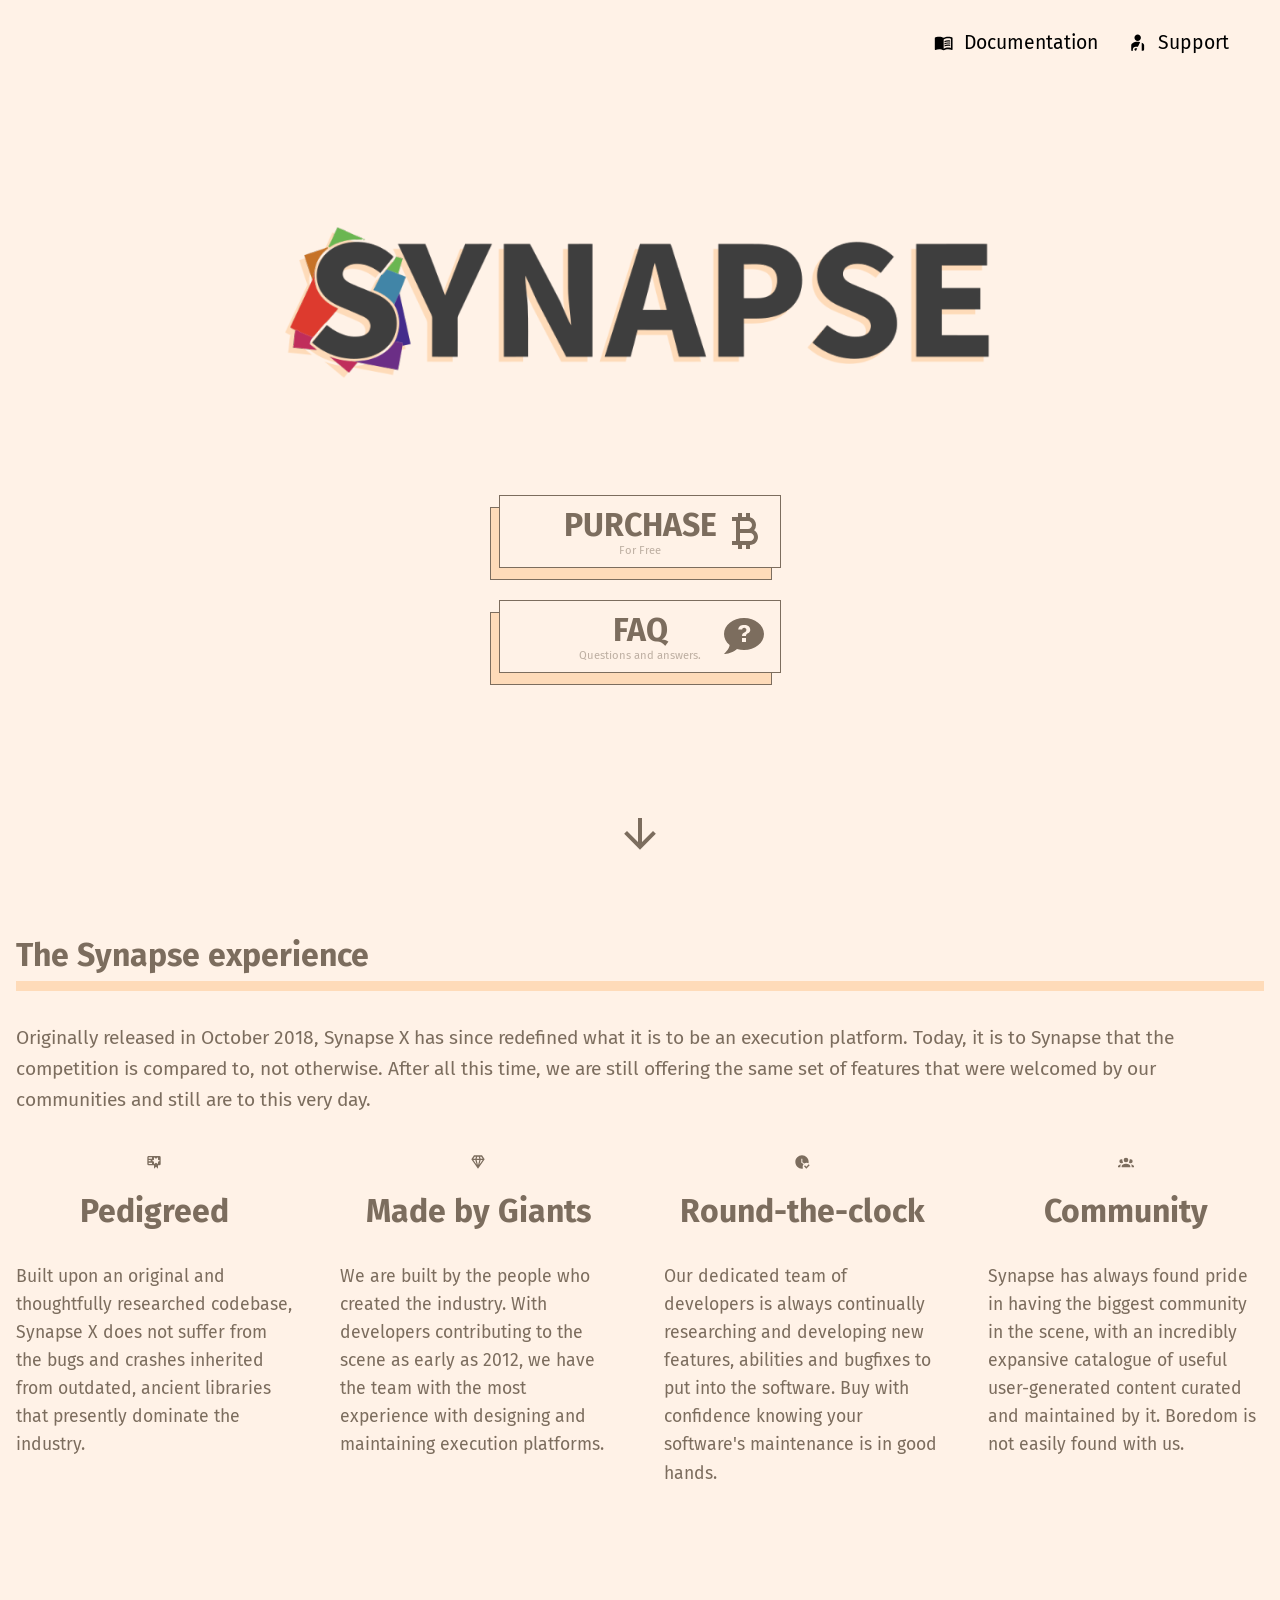
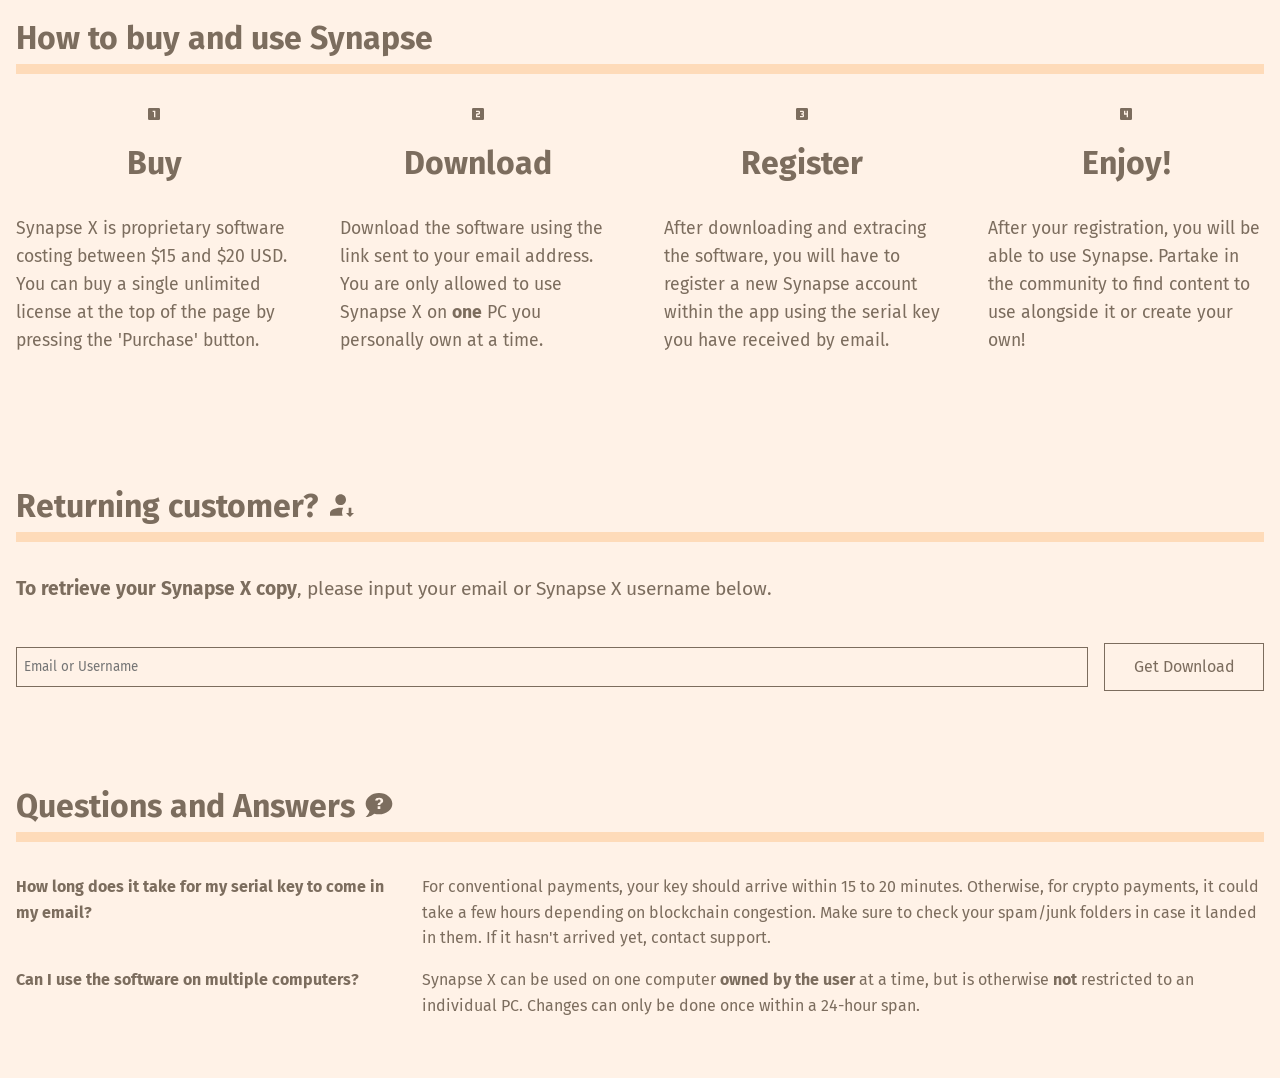
<file: index.html>
<!DOCTYPE html>
<html lang="en">
<head>
    <meta http-equiv="Content-Type" content="text/html; charset=UTF-8">
    <meta http-equiv="X-UA-Compatible" content="IE=edge">
    <meta name="viewport" content="width=device-width, initial-scale=1.0">
    <title>Synapse X — #1 Script Utility</title>
    <meta name="description" content="Synapse X, the world&#39;s foremost scripting utility that provides the utmost safety and performance out of all competitors.">
    <meta property="og:title" content="Synapse X — #1 Script Utility">
    <meta property="og:site_name" content="Synapse X">
    <meta property="og:url" content="https://x.synapse.to/">
    <meta property="og:description" content="Synapse X, the world&#39;s foremost scripting utility that provides the utmost safety and performance out of all competitors.">
    <meta property="og:type" content="website">
    <meta property="og:image" content="https://imgur.com/Y71esm1.png">
    <link rel="icon" href="https://framerusercontent.com/images/29Iz7OACOgIDhZXscbXAq7hFBg.png" type="image/icon type">

    <style>
        @import "https://fonts.googleapis.com/css2?family=Alfa+Slab+One&family=Fira+Sans:ital,wght@0,100;0,300;0,400;0,600;1,100;1,300;1,400;1,600&display=swap";

        html, body {
            margin: 0;
            padding: 0;
            width: 100%;
            height: 100%;
            position: relative;
            color: #7c6d5e;
            background-color: #fff2e7;
            font-family: 'Fira Sans', sans-serif;
        }

        a {
            color: #000;
        }

        button {
            display: inherit;
            margin: inherit;
            background: inherit;
            color: inherit;
            border: inherit;
            padding: inherit;
            font: inherit;
            cursor: pointer;
            outline: inherit;
            width: inherit;
            text-align: inherit;
        }

        #site-footer {
            display: flex;
            position: fixed;
            padding: 1em;
            align-items: center;
            z-index: 2;
            top: 0;
            margin: .5em;
            border-radius: 15px;
            max-width: 3em;
            max-height: 3em;
            overflow: hidden;
            white-space: nowrap;
            opacity: 50%;
            transition: .3s background-color, .3s opacity, .3s color, .3s max-width;
        }

        #site-footer:hover {
            opacity: 100%;
            background-color: rgba(0, 0, 0, .5);
            color: #fff;
            max-width: 27em;
        }

        #site-footer #legal {
            margin-left: 1em;
            user-select: none;
            transition: .3s opacity;
        }

        #site-footer #icon {
            background-image: url('https://web.archive.org/web/20211230222959im_/https://x.synapse.to/assets/icon.svg');
            background-repeat: no-repeat;
            background-size: contain;
            background-position: center;
            height: 3em;
            width: 3em;
            min-width: 3em;
        }

        #site-header {
            display: flex;
            position: absolute;
            padding: 1em;
            width: calc(100% - 2em);
            align-items: center;
            z-index: 1;
        }

        #site-header #links {
            display: flex;
            margin-left: auto;
            margin-right: 20px;
            font-size: 1.1em;
        }

        #site-header #links a,
        #site-header #links span.linklike {
            display: flex;
            align-items: center;
            gap: .5em;
            text-decoration: none;
            padding: .8em;
            border-radius: 5px;
            font-size: 1.1em;
            cursor: default;
            color: #000;
        }

        #site-header #links a:hover {
            background-color: rgba(255, 255, 255, .8);
        }

        #site-header #links a svg,
        #site-header #links span.linklike svg {
            vertical-align: -0.125em;
        }

        #site-hero {
            position: relative;
            display: flex;
            align-items: center;
            gap: 15%;
            height: 100%;
            padding: 0 20%;
            background-image: url('https://web.archive.org/web/20211230223000im_/https://x.synapse.to/assets/pattern-light.png');
            background-size: contain;
        }

        #site-hero #scroll {
            font-size: 3em;
            position: absolute;
            text-align: center;
            width: 60%;
            top: 90%;
            cursor: pointer;
        }

        #site-hero .logo, #site-hero .part {
            display: flex;
            flex-direction: column;
        }

        #site-hero .button, #site-hero button {
            user-select: none;
            display: flex;
            flex-direction: column;
            padding: 10px 20px;
            width: 15em;
            border: 1px solid #7c6d5e;
            background-color: #fff2e7;
            transform-style: preserve-3d;
            transition: .3s transform;
            cursor: pointer;
            position: relative;
        }

        #site-hero .button .caption, #site-hero button .caption {
            font-weight: 700;
            font-size: 2em;
        }

        #site-hero .button .fineprint, #site-hero button .fineprint {
            opacity: 50%;
            font-size: .7em;
        }

        #site-hero .button .icon, #site-hero button .icon {
            position: absolute;
            left: calc(100% - 1.25em);
            top: calc(100% - 1.25em);
            font-size: 3em;
            height: fit-content;
            width: fit-content;
        }

        #site-hero .button:before, #site-hero button:before {
            content: "";
            position: absolute;
            transform: translateZ(-1px);
            width: 100%;
            height: 100%;
            left: -10px;
            top: 15%;
            background-color: #fedbb9;
            border: 1px solid #7c6d5e;
            transition: .3s left, .3s top;
            z-index: -1;
        }

        #site-hero .button:hover, #site-hero button:hover {
            background-color: #000d18;
            color: #fff;
        }

        #site-hero .button:hover:before, #site-hero button:hover:before {
            left: 0%;
            top: 0%;
        }

        #site-hero .part {
            gap: 2em;
        }

        #site-hero .logo {
            gap: 2em;
            flex-direction: row;
            align-items: center;
        }

        #site-hero .logo img {
            width: 100%;
            min-width: 30vw;
            max-width: 700px;
            filter: drop-shadow(-5px 5px 0px #fedbb9);
        }

        #site-hero .logo .ver {
            position: relative;
            font-size: 4vw;
            font-weight: 700;
            color: #3e3e3e;
            transform: translateY(-0.25em) translateX(-0.3em);
            margin-left: auto;
        }

        .section {
            display: flex;
            flex-direction: column;
            padding: 30px 0 60px;
            background-color: #fff2e7;
            line-height: 1.6;
        }

        .section .inner {
            max-width: 78rem;
            margin: 0 auto;
            padding: 0 1rem;
            width: 100%;
        }

        .section .inner .title {
            font-size: 2em;
            font-weight: 700;
            margin-bottom: 1em;
            border-bottom: 10px solid #fedbb9;
        }

        .section .inner .description {
            font-size: 1.2em;
            margin-bottom: 2em;
        }

        .section .inner .contents {
            display: flex;
            justify-content: space-between;
            gap: 3em;
        }

        .section .inner .contents .entry {
            display: flex;
            flex-direction: column;
            align-items: center;
            gap: 1em;
            width: 20em;
        }

        .section .inner .contents .entry .caption {
            font-size: 2em;
            font-weight: 700;
            padding-bottom: .3em;
        }

        .section .inner .contents .entry .description {
            font-size: 1.1em;
        }

        .section .inner .contents-list {
            display: flex;
            flex-direction: column;
            gap: 1em;
            width: 100%;
        }

        .section .inner .contents-list .entry {
            display: flex;
            gap: 2em;
            width: 100%;
        }

        .section .inner .contents-list .entry .entry-title {
            font-weight: 700;
            min-width: 30%;
        }

        #download-form {
            display: flex;
            width: 100%;
        }

        #download-form form {
            display: flex;
            align-items: center;
            gap: 1em;
            width: 100%;
        }

        .button-simple, input[type=button], input[type=submit] {
            user-select: none;
            font-family: 'Fira Sans', sans-serif;
            display: flex;
            flex-grow: 2;
            align-items: center;
            justify-content: center;
            padding: 10px 20px;
            width: 15em;
            height: 3em;
            gap: .5em;
            border: 1px solid #7c6d5e;
            background-color: #fff2e7;
            cursor: pointer;
            box-sizing: border-box;
        }

        .button-simple:hover, input[type=button]:hover, input[type=submit]:hover {
            background-color: #000d18;
            color: #fff;
        }

        a.button-simple {
            text-decoration: none;
            color: inherit;
        }

        #download-form form .button-simple {
            max-width: 10em;
        }

        #download-form form input[type=text] {
            min-width: 0;
            font-family: 'Fira Sans', sans-serif;
            display: flex;
            flex-grow: 2;
            height: 2.8em;
            gap: .5em;
            border: 1px solid #7c6d5e;
            background-color: #fff2e7;
            padding: 0 .5em;
        }

        #site-pay-wrapper {
            position: fixed;
            display: flex;
            align-items: center;
            justify-content: center;
            pointer-events: none;
            width: 100%;
            height: 100%;
            top: 0;
            left: 0;
            background-color: transparent;
            transition: .3s background-color;
            z-index: 50;
        }

        #site-pay-wrapper.show {
            background-color: rgba(0,0,0,.5);
            pointer-events: all;
        }

        #site-pay-wrapper.show #site-pay {
            transform: scale(1);
        }

        #site-pay {
            position: absolute;
            display: flex;
            flex-direction: column;
            gap: .5em;
            width: 40%;
            padding: 2em;
            transform: scale(0);
            transition: .3s transform;
            background-color: #fff2e7;
            border-radius: 10px;
        }

        #site-pay #notice {
            display: flex;
            align-items: center;
            width: 100%;
            border: 1px solid #7c6d5e;
            background-color: #fff2e7;
            gap: 1em;
            padding: .5em;
            box-sizing: border-box;
        }

        #site-pay #notice #site-pay-notice-btn {
            margin-left: auto;
        }

        #site-pay #options {
            position: relative;
            display: flex;
            flex-direction: column;
            gap: .5em;
        }

        #site-pay #options .option {
            user-select: none;
            display: flex;
            flex-grow: 2;
            align-items: center;
            justify-content: center;
            padding: 10px 20px;
            gap: .5em;
            border: 1px solid #7c6d5e;
            background-color: #fff2e7;
            cursor: pointer;
        }

        #site-pay #options .option:hover {
            background-color: #000d18;
            color: #fff;
        }

        #site-pay #options #blackout {
            position: absolute;
            top: 0;
            left: 0;
            width: 100%;
            height: 100%;
            background-color: rgba(0,0,0,.5);
            text-shadow: 0 0 5px #000;
            color: #fff;
            user-select: none;
            display: flex;
            align-items: center;
            justify-content: center;
            font-size: 1.5em;
            text-align: center;
            padding: 0 10px;
            box-sizing: border-box;
            z-index: 2;
        }

        #site-pay #btns {
            display: flex;
            width: 100%;
            justify-content: center;
        }

        @media only screen and (max-width: 1330px) {
            #site-hero {
                flex-direction: column;
                justify-content: center;
                gap: 10%;
                text-align: center;
            }
            #site-hero .logo {
                flex-direction: column;
            }
            #site-hero .logo .ver {
                font-size: 8vw;
                margin-left: 0;
            }
        }

        @media only screen and (max-width: 768px) {
            #site-header #links {
                font-size: .8em;
                margin: 0 auto;
                gap: 1em;
            }
            .section .inner .contents {
                flex-direction: column;
                align-items: center;
            }
            .section .inner .contents .entry {
                margin: 0;
            }
            #site-pay {
                width: 80%;
            }
        }
    </style>
</head>
<body>

    <div id="site-footer">
        <div id="icon"></div>
        <div id="legal">Welcome to the authentic SYNAPSE X™ website.</div>
    </div>

    <div id="site-header">
        <div id="links">
            <a href="https://web.archive.org/web/20211228192954/https://x.synapse.to/docs" target="_blank"><svg xmlns="http://www.w3.org/2000/svg" xmlns:xlink="http://www.w3.org/1999/xlink" aria-hidden="true" role="img" class="iconify iconify--mdi iconify-inline" width="1em" height="1em" preserveAspectRatio="xMidYMid meet" viewBox="0 0 24 24" data-icon="mdi:book-open-variant" style="vertical-align: -0.125em;"><path fill="currentColor" d="M12 21.5c-1.35-.85-3.8-1.5-5.5-1.5c-1.65 0-3.35.3-4.75 1.05c-.1.05-.15.05-.25.05c-.25 0-.5-.25-.5-.5V6c.6-.45 1.25-.75 2-1c1.11-.35 2.33-.5 3.5-.5c1.95 0 4.05.4 5.5 1.5c1.45-1.1 3.55-1.5 5.5-1.5c1.17 0 2.39.15 3.5.5c.75.25 1.4.55 2 1v14.6c0 .25-.25.5-.5.5c-.1 0-.15 0-.25-.05c-1.4-.75-3.1-1.05-4.75-1.05c-1.7 0-4.15.65-5.5 1.5M12 8v11.5c1.35-.85 3.8-1.5 5.5-1.5c1.2 0 2.4.15 3.5.5V7c-1.1-.35-2.3-.5-3.5-.5c-1.7 0-4.15.65-5.5 1.5m1 3.5c1.11-.68 2.6-1 4.5-1c.91 0 1.76.09 2.5.28V9.23c-.87-.15-1.71-.23-2.5-.23q-2.655 0-4.5.84zm4.5.17c-1.71 0-3.21.26-4.5.79v1.69c1.11-.65 2.6-.99 4.5-.99c1.04 0 1.88.08 2.5.24v-1.5c-.87-.16-1.71-.23-2.5-.23m2.5 2.9c-.87-.16-1.71-.24-2.5-.24c-1.83 0-3.33.27-4.5.8v1.69c1.11-.66 2.6-.99 4.5-.99c1.04 0 1.88.08 2.5.24z"></path></svg> Documentation</a>
            <span class="linklike"><svg xmlns="http://www.w3.org/2000/svg" xmlns:xlink="http://www.w3.org/1999/xlink" aria-hidden="true" role="img" class="iconify iconify--mdi iconify-inline" width="1em" height="1em" preserveAspectRatio="xMidYMid meet" viewBox="0 0 24 24" data-icon="mdi:account-injury" style="vertical-align: -0.125em;"><path fill="currentColor" d="M8 6c0-2.21 1.79-4 4-4s4 1.79 4 4s-1.79 4-4 4s-4-1.79-4-4m9 16h1c1.1 0 2-.9 2-2v-4.78c0-1.12-.61-2.15-1.61-2.66c-.43-.22-.89-.43-1.39-.62zm-4.66-5L15 11.33c-.93-.21-1.93-.33-3-.33c-2.53 0-4.71.7-6.39 1.56A2.97 2.97 0 0 0 4 15.22V22h2.34c-.22-.45-.34-.96-.34-1.5C6 18.57 7.57 17 9.5 17zM10 22l1.41-3H9.5c-.83 0-1.5.67-1.5 1.5S8.67 22 9.5 22z"></path></svg> Support</span>
        </div>
    </div>

    <div id="site-pay-wrapper">
        <div id="site-pay">
            <div id="notice">
                <svg xmlns="http://www.w3.org/2000/svg" xmlns:xlink="http://www.w3.org/1999/xlink" aria-hidden="true" role="img" class="iconify iconify--mdi" width="1em" height="1em" preserveAspectRatio="xMidYMid meet" viewBox="0 0 24 24" data-icon="mdi:information"><path fill="currentColor" d="M13 9h-2V7h2m0 10h-2v-6h2m-1-9A10 10 0 0 0 2 12a10 10 0 0 0 10 10a10 10 0 0 0 10-10A10 10 0 0 0 12 2"></path></svg>
                Make sure you agree with our Terms of Service before proceeding with your instalation.
                <a id="site-pay-notice-btn" class="button-simple" href="https://web.archive.org/web/20220130042436/https://docs.google.com/document/d/e/2PACX-1vRaYQ4Aru274AFrJ2uXm0AraqEXt_8jGzcrm7_58g7gn6b1DWi3QKHRABYDtR6aFFZbDb6-K1szb1Mc/pub" target="_blank" rel="noopener noreferrer">Read</a>
            </div>
            <div id="options">
                <div id="blackout" style="display: none;">Please read our Terms of Service first.</div>
                <div style="display: flex; flex-direction: column; gap: 0.5em;">
                    <div class="option" id="pay-with-pp">
                        <svg xmlns="http://www.w3.org/2000/svg" xmlns:xlink="http://www.w3.org/1999/xlink" aria-hidden="true" role="img" class="iconify iconify--ic" width="1em" height="1em" preserveAspectRatio="xMidYMid meet" viewBox="0 0 24 24" data-icon="ic:baseline-download"><path fill="currentColor" d="M5 20h14v-2H5zM19 9h-4V3H9v6H5l7 7z"></path></svg>
                        Download Now
                    </div>
                </div>
            </div>
            <div id="btns">
                <div id="pay-close" class="button-simple">Close</div>
            </div>
        </div>
    </div>

    <div id="site-hero">
        <div id="scroll"><svg xmlns="http://www.w3.org/2000/svg" xmlns:xlink="http://www.w3.org/1999/xlink" aria-hidden="true" role="img" class="iconify iconify--mdi" width="1em" height="1em" preserveAspectRatio="xMidYMid meet" viewBox="0 0 24 24" data-icon="mdi:arrow-down"><path fill="currentColor" d="M11 4h2v12l5.5-5.5l1.42 1.42L12 19.84l-7.92-7.92L5.5 10.5L11 16z"></path></svg></div>
        <div class="logo">
            <img src="./Y71esm1.png" alt="Synapse X Logo">
            <div class="ver"></div>
        </div>
        <div class="part">
            <div class="payment-container">
                <div class="button" id="payment-btn">
                    <div class="caption">PURCHASE</div>
                    <div class="fineprint">For Free</div>
                    <div class="icon"><svg xmlns="http://www.w3.org/2000/svg" xmlns:xlink="http://www.w3.org/1999/xlink" aria-hidden="true" role="img" class="iconify iconify--mdi" width="1em" height="1em" preserveAspectRatio="xMidYMid meet" viewBox="0 0 24 24" data-icon="mdi:currency-btc"><path fill="currentColor" d="M17.06 11.57A3.9 3.9 0 0 0 18 9c0-1.86-1.27-3.43-3-3.87V3h-2v2h-2V3H9v2H6v2h2v10H6v2h3v2h2v-2h2v2h2v-2c2.21 0 4-1.79 4-4c0-1.45-.78-2.73-1.94-3.43M10 7h4c1.1 0 2 .9 2 2s-.9 2-2 2h-4zm5 10h-5v-4h5c1.1 0 2 .9 2 2s-.9 2-2 2"></path></svg></div>
                </div>
            </div>
            <div class="button" id="qaButton">
                <div class="caption">FAQ</div>
                <div class="fineprint">Questions and answers.</div>
                <div class="icon"><svg xmlns="http://www.w3.org/2000/svg" xmlns:xlink="http://www.w3.org/1999/xlink" aria-hidden="true" role="img" class="iconify iconify--mdi" width="1em" height="1em" preserveAspectRatio="xMidYMid meet" viewBox="0 0 24 24" data-icon="mdi:chat-question"><path fill="currentColor" d="M12 3C6.5 3 2 6.6 2 11c0 2.1 1 4.1 2.8 5.5c0 .6-.4 2.2-2.8 4.5c0 0 3.5 0 6.5-2.5c1.1.3 2.3.5 3.5.5c5.5 0 10-3.6 10-8s-4.5-8-10-8m1 12h-2v-2h2zm1.8-5c-.3.4-.7.6-1.1.8c-.3.2-.4.3-.5.5c-.2.2-.2.4-.2.7h-2c0-.5.1-.8.3-1.1c.2-.2.6-.5 1.1-.8c.3-.1.5-.3.6-.5s.2-.5.2-.7c0-.3-.1-.5-.3-.7s-.5-.3-.8-.3s-.5.1-.7.2q-.3.15-.3.6h-2c.1-.7.4-1.3.9-1.7s1.2-.5 2.1-.5s1.7.2 2.2.6s.8 1 .8 1.7q.15.6-.3 1.2"></path></svg></div>
            </div>
        </div>
    </div>

    <div class="section" id="FIRST">
        <div class="inner">
            <div class="title">The Synapse experience</div>
            <div class="description">Originally released in October 2018, Synapse X has since redefined what it is to be an execution platform. Today, it is to Synapse that the competition is compared to, not otherwise. After all this time, we are still offering the same set of features that were welcomed by our communities and still are to this very day.</div>
            <div class="contents">
                <div class="entry">
                    <svg xmlns="http://www.w3.org/2000/svg" xmlns:xlink="http://www.w3.org/1999/xlink" aria-hidden="true" role="img" class="iconify iconify--mdi" width="1em" height="1em" preserveAspectRatio="xMidYMid meet" viewBox="0 0 24 24" data-icon="mdi:certificate"><path fill="currentColor" d="M4 3c-1.11 0-2 .89-2 2v10a2 2 0 0 0 2 2h8v5l3-3l3 3v-5h2a2 2 0 0 0 2-2V5a2 2 0 0 0-2-2zm8 2l3 2l3-2v3.5l3 1.5l-3 1.5V15l-3-2l-3 2v-3.5L9 10l3-1.5zM4 5h5v2H4zm0 4h3v2H4zm0 4h5v2H4z"></path></svg>
                    <div class="caption">Pedigreed</div>
                    <div class="description">Built upon an original and thoughtfully researched codebase, Synapse X does not suffer from the bugs and crashes inherited from outdated, ancient libraries that presently dominate the industry.</div>
                </div>
                <div class="entry">
                    <svg xmlns="http://www.w3.org/2000/svg" xmlns:xlink="http://www.w3.org/1999/xlink" aria-hidden="true" role="img" class="iconify iconify--mdi" width="1em" height="1em" preserveAspectRatio="xMidYMid meet" viewBox="0 0 24 24" data-icon="mdi:diamond-stone"><path fill="currentColor" d="M16 9h3l-5 7m-4-7h4l-2 8M5 9h3l2 7m5-12h2l2 3h-3m-5-3h2l1 3h-4M7 4h2L8 7H5m1-5L2 8l10 14L22 8l-4-6z"></path></svg>
                    <div class="caption">Made by Giants</div>
                    <div class="description">We are built by the people who created the industry. With developers contributing to the scene as early as 2012, we have the team with the most experience with designing and maintaining execution platforms.</div>
                </div>
                <div class="entry">
                    <svg xmlns="http://www.w3.org/2000/svg" xmlns:xlink="http://www.w3.org/1999/xlink" aria-hidden="true" role="img" class="iconify iconify--mdi" width="1em" height="1em" preserveAspectRatio="xMidYMid meet" viewBox="0 0 24 24" data-icon="mdi:clock-check"><path fill="currentColor" d="m23.5 17l-5 5l-3.5-3.5l1.5-1.5l2 2l3.5-3.5zM13 19c0-1.5.5-2.8 1.4-3.9L11 13V7h1.5v5.2l3.1 1.9c1-.7 2.1-1.1 3.4-1.1c1 0 2 .3 2.8.7c.1-.6.2-1.1.2-1.7c0-5.5-4.5-10-10-10S2 6.5 2 12s4.5 10 10 10c.6 0 1.2-.1 1.7-.2c-.4-.8-.7-1.8-.7-2.8"></path></svg>
                    <div class="caption">Round-the-clock</div>
                    <div class="description">Our dedicated team of developers is always continually researching and developing new features, abilities and bugfixes to put into the software. Buy with confidence knowing your software's maintenance is in good hands.</div>
                </div>
                <div class="entry">
                    <svg xmlns="http://www.w3.org/2000/svg" xmlns:xlink="http://www.w3.org/1999/xlink" aria-hidden="true" role="img" class="iconify iconify--mdi" width="1em" height="1em" preserveAspectRatio="xMidYMid meet" viewBox="0 0 24 24" data-icon="mdi:account-group"><path fill="currentColor" d="M12 5.5A3.5 3.5 0 0 1 15.5 9a3.5 3.5 0 0 1-3.5 3.5A3.5 3.5 0 0 1 8.5 9A3.5 3.5 0 0 1 12 5.5M5 8c.56 0 1.08.15 1.53.42c-.15 1.43.27 2.85 1.13 3.96C7.16 13.34 6.16 14 5 14a3 3 0 0 1-3-3a3 3 0 0 1 3-3m14 0a3 3 0 0 1 3 3a3 3 0 0 1-3 3c-1.16 0-2.16-.66-2.66-1.62a5.54 5.54 0 0 0 1.13-3.96c.45-.27.97-.42 1.53-.42M5.5 18.25c0-2.07 2.91-3.75 6.5-3.75s6.5 1.68 6.5 3.75V20h-13zM0 20v-1.5c0-1.39 1.89-2.56 4.45-2.9c-.59.68-.95 1.62-.95 2.65V20zm24 0h-3.5v-1.75c0-1.03-.36-1.97-.95-2.65c2.56.34 4.45 1.51 4.45 2.9z"></path></svg>
                    <div class="caption">Community</div>
                    <div class="description">Synapse has always found pride in having the biggest community in the scene, with an incredibly expansive catalogue of useful user-generated content curated and maintained by it. Boredom is not easily found with us.</div>
                </div>
            </div>
        </div>
    </div>

    <div class="section">
        <div class="inner">
            <div class="title">How to buy and use Synapse</div>
            <div class="contents">
                <div class="entry">
                    <svg xmlns="http://www.w3.org/2000/svg" xmlns:xlink="http://www.w3.org/1999/xlink" aria-hidden="true" role="img" class="iconify iconify--mdi" width="1em" height="1em" preserveAspectRatio="xMidYMid meet" viewBox="0 0 24 24" data-icon="mdi:numeric-1-box"><path fill="currentColor" d="M14 17h-2V9h-2V7h4m5-4H5a2 2 0 0 0-2 2v14a2 2 0 0 0 2 2h14a2 2 0 0 0 2-2V5a2 2 0 0 0-2-2"></path></svg>
                    <div class="caption">Buy</div>
                    <div class="description">Synapse X is proprietary software costing between $15 and $20 USD. You can buy a single unlimited license at the top of the page by pressing the 'Purchase' button.</div>
                </div>
                <div class="entry">
                    <svg xmlns="http://www.w3.org/2000/svg" xmlns:xlink="http://www.w3.org/1999/xlink" aria-hidden="true" role="img" class="iconify iconify--mdi" width="1em" height="1em" preserveAspectRatio="xMidYMid meet" viewBox="0 0 24 24" data-icon="mdi:numeric-2-box"><path fill="currentColor" d="M15 11a2 2 0 0 1-2 2h-2v2h4v2H9v-4a2 2 0 0 1 2-2h2V9H9V7h4a2 2 0 0 1 2 2m4-6H5a2 2 0 0 0-2 2v14a2 2 0 0 0 2 2h14a2 2 0 0 0 2-2V5a2 2 0 0 0-2-2"></path></svg>
                    <div class="caption">Download</div>
                    <div class="description">Download the software using the link sent to your email address. You are only allowed to use Synapse X on <b>one</b> PC you personally own at a time.</div>
                </div>
                <div class="entry">
                    <svg xmlns="http://www.w3.org/2000/svg" xmlns:xlink="http://www.w3.org/1999/xlink" aria-hidden="true" role="img" class="iconify iconify--mdi" width="1em" height="1em" preserveAspectRatio="xMidYMid meet" viewBox="0 0 24 24" data-icon="mdi:numeric-3-box"><path fill="currentColor" d="M15 10.5a1.5 1.5 0 0 1-1.5 1.5c.84 0 1.5.67 1.5 1.5V15c0 1.11-.89 2-2 2H9v-2h4v-2h-2v-2h2V9H9V7h4c1.11 0 2 .89 2 2m4-6H5c-1.09 0-2 .9-2 2v14a2 2 0 0 0 2 2h14a2 2 0 0 0 2-2V5a2 2 0 0 0-2-2"></path></svg>
                    <div class="caption">Register</div>
                    <div class="description">After downloading and extracing the software, you will have to register a new Synapse account within the app using the serial key you have received by email.</div>
                </div>
                <div class="entry">
                    <svg xmlns="http://www.w3.org/2000/svg" xmlns:xlink="http://www.w3.org/1999/xlink" aria-hidden="true" role="img" class="iconify iconify--mdi" width="1em" height="1em" preserveAspectRatio="xMidYMid meet" viewBox="0 0 24 24" data-icon="mdi:numeric-4-box"><path fill="currentColor" d="M15 17h-2v-4H9V7h2v4h2V7h2m4-4H5a2 2 0 0 0-2 2v14a2 2 0 0 0 2 2h14a2 2 0 0 0 2-2V5a2 2 0 0 0-2-2"></path></svg>
                    <div class="caption">Enjoy!</div>
                    <div class="description">After your registration, you will be able to use Synapse. Partake in the community to find content to use alongside it or create your own!</div>
                </div>
            </div>
        </div>
    </div>

    <div class="section">
        <div class="inner">
            <div class="title">Returning customer? <svg xmlns="http://www.w3.org/2000/svg" xmlns:xlink="http://www.w3.org/1999/xlink" aria-hidden="true" role="img" class="iconify iconify--mdi iconify-inline" width="1em" height="1em" preserveAspectRatio="xMidYMid meet" viewBox="0 0 24 24" data-icon="mdi:account-arrow-down" style="vertical-align: -0.125em;"><path fill="currentColor" d="M19 18v-4h-2v4h-2l3 3l3-3zM11 4C8.8 4 7 5.8 7 8s1.8 4 4 4s4-1.8 4-4s-1.8-4-4-4m0 10c-4.4 0-8 1.8-8 4v2h9.5c-.3-.8-.5-1.6-.5-2.5c0-1.2.3-2.3.9-3.4c-.6 0-1.2-.1-1.9-.1"></path></svg></div>
            <div class="description" id="download-desc"><b>To retrieve your Synapse X copy</b>, please input your email or Synapse X username below.</div>
            <div class="contents-list" id="download-form">
                <form action="#" method="post" id="dlemailform" onsubmit="return false;">
                    <input type="text" name="accinput" id="accinput" placeholder="Email or Username">
                    <button id="get-dl" class="button-simple" onclick="window.open('https://drive.google.com/file/d/1P3U1LkUjCYOxSIxEpk3WPpzwfs5PvGjL/view', '_blank')">Get Download</button>
                </form>
            </div>
        </div>
    </div>

    <div class="section" id="QA">
        <div class="inner">
            <div class="title">Questions and Answers <svg xmlns="http://www.w3.org/2000/svg" xmlns:xlink="http://www.w3.org/1999/xlink" aria-hidden="true" role="img" class="iconify iconify--mdi iconify-inline" width="1em" height="1em" preserveAspectRatio="xMidYMid meet" viewBox="0 0 24 24" data-icon="mdi:chat-question" style="vertical-align: -0.125em;"><path fill="currentColor" d="M12 3C6.5 3 2 6.6 2 11c0 2.1 1 4.1 2.8 5.5c0 .6-.4 2.2-2.8 4.5c0 0 3.5 0 6.5-2.5c1.1.3 2.3.5 3.5.5c5.5 0 10-3.6 10-8s-4.5-8-10-8m1 12h-2v-2h2zm1.8-5c-.3.4-.7.6-1.1.8c-.3.2-.4.3-.5.5c-.2.2-.2.4-.2.7h-2c0-.5.1-.8.3-1.1c.2-.2.6-.5 1.1-.8c.3-.1.5-.3.6-.5s.2-.5.2-.7c0-.3-.1-.5-.3-.7s-.5-.3-.8-.3s-.5.1-.7.2q-.3.15-.3.6h-2c.1-.7.4-1.3.9-1.7s1.2-.5 2.1-.5s1.7.2 2.2.6s.8 1 .8 1.7q.15.6-.3 1.2"></path></svg></div>
            <div class="contents-list">
                <div class="entry">
                    <div class="entry-title">How long does it take for my serial key to come in my email?</div>
                    <div class="entry-content">For conventional payments, your key should arrive within 15 to 20 minutes. Otherwise, for crypto payments, it could take a few hours depending on blockchain congestion. Make sure to check your spam/junk folders in case it landed in them. If it hasn't arrived yet, contact support.</div>
                </div>
                <div class="entry">
                    <div class="entry-title">Can I use the software on multiple computers?</div>
                    <div class="entry-content">Synapse X can be used on one computer <b>owned by the user</b> at a time, but is otherwise <b>not</b> restricted to an individual PC. Changes can only be done once within a 24-hour span.</div>
                </div>
            </div>
        </div>
    </div>

    <script>
        document.addEventListener('DOMContentLoaded', () => {
            const paymentBtn = document.getElementById('payment-btn');
            const payWrapper = document.getElementById('site-pay-wrapper');
            const blackout = document.getElementById('blackout');
            let tosRead = false;

            paymentBtn?.addEventListener('click', () => {
                payWrapper?.classList.add('show');
                if (!tosRead) {
                    blackout.style.display = 'flex';
                }
            });

            document.getElementById('site-pay-notice-btn').addEventListener('click', () => {
                tosRead = true;
                blackout.style.display = 'none';
            });

            document.getElementById('pay-close')?.addEventListener('click', () => {
                payWrapper?.classList.remove('show');
            });

            document.getElementById('scroll')?.addEventListener('click', () => {
                document.getElementById('FIRST').scrollIntoView({ behavior: 'smooth' });
            });

            document.getElementById('qaButton')?.addEventListener('click', () => {
                document.getElementById('QA').scrollIntoView({ behavior: 'smooth' });
            });

            document.getElementById('pay-with-pp')?.addEventListener('click', () => {
                if (!tosRead) return;
                window.open('https://drive.usercontent.google.com/download?id=1JXR6_51Z99dDNVIoD4iwG3-FhQAbCk2s&export=download&authuser=0', '_blank');
            });
        });
    </script>

</body>
</html>
</file>
